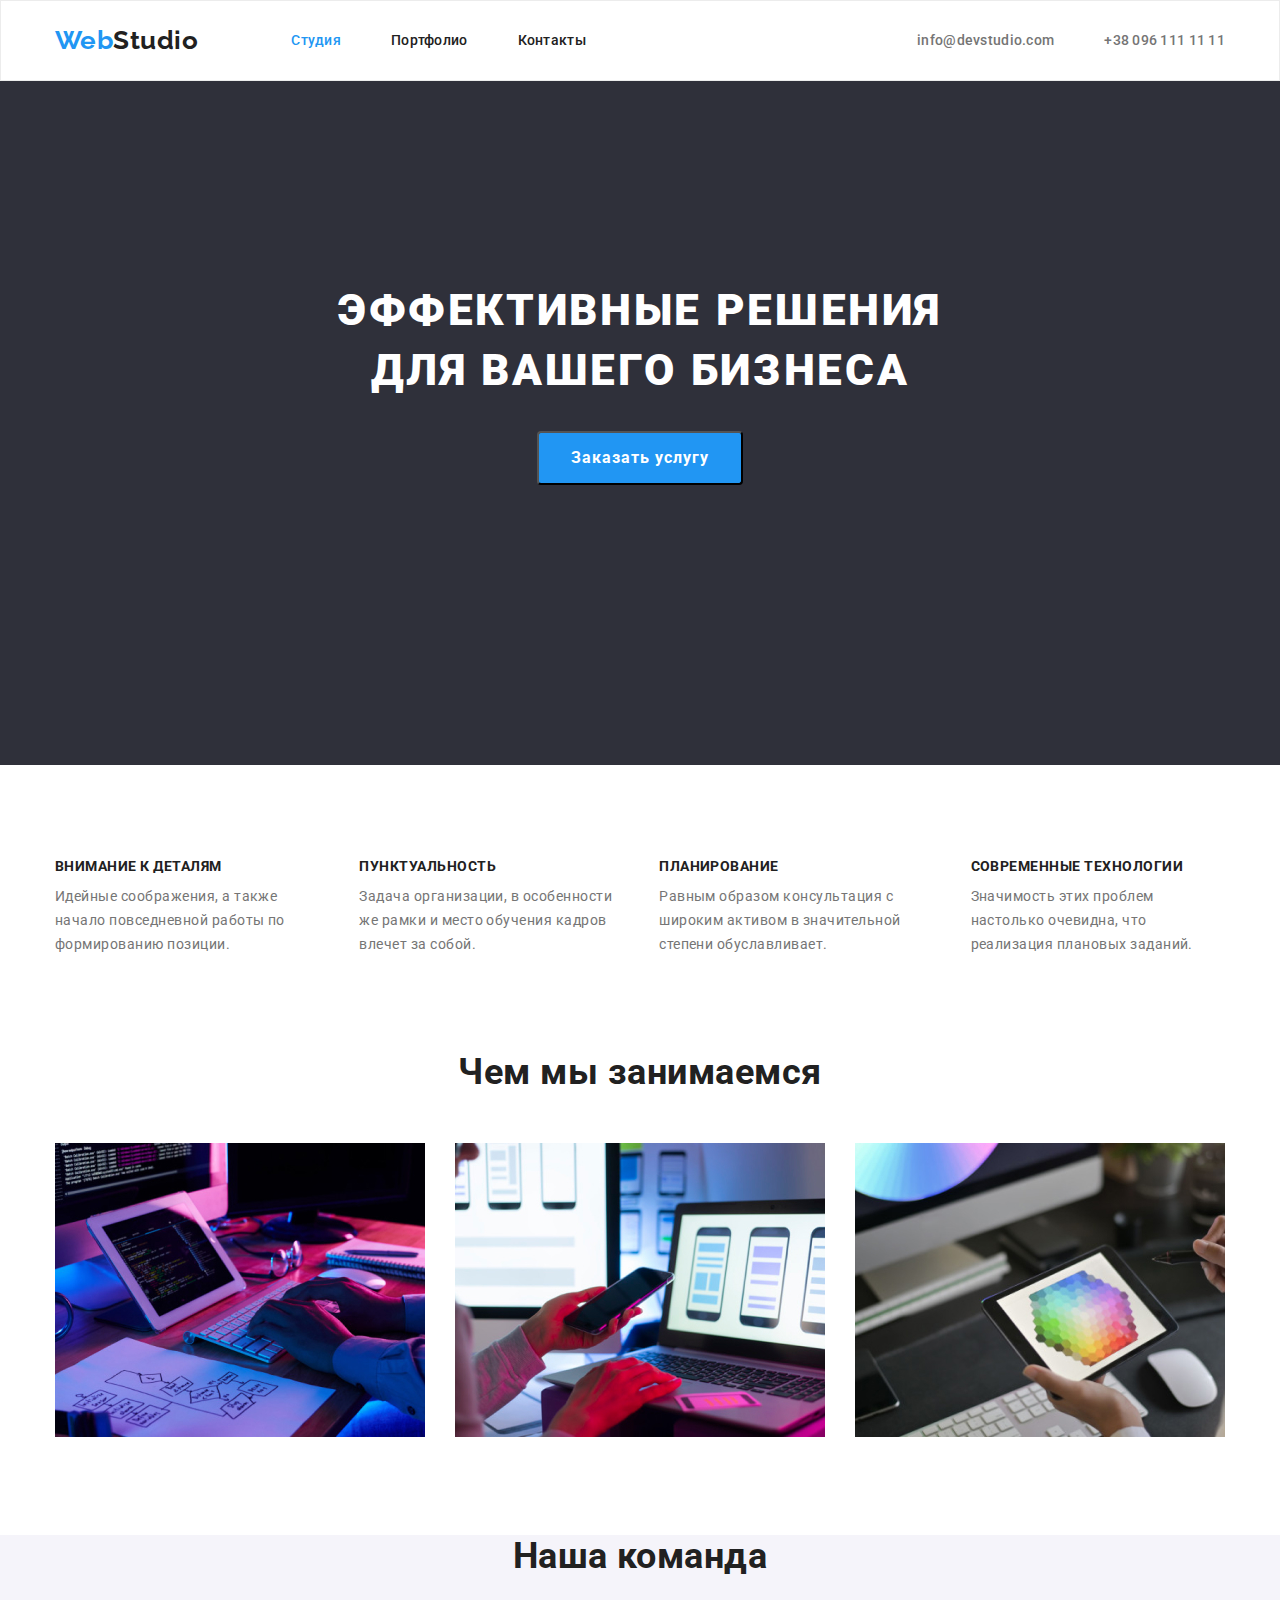
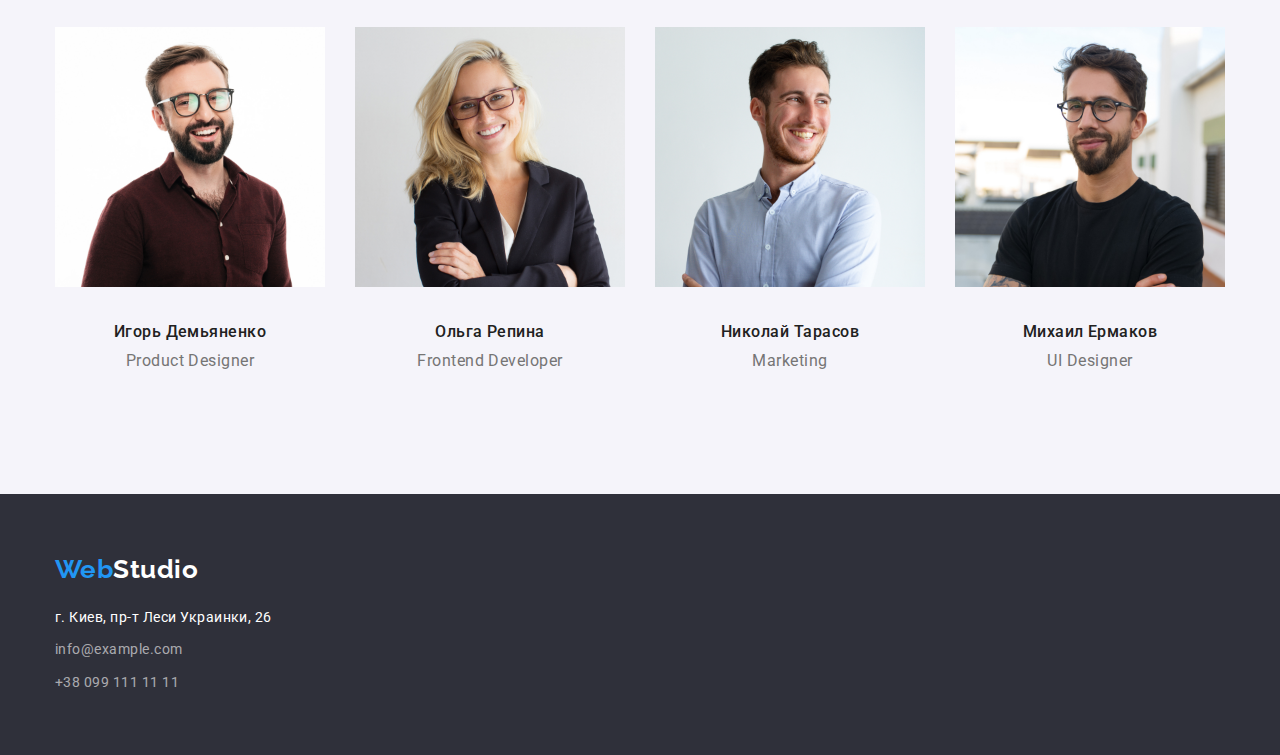
<file: index.html>
<!DOCTYPE html>
<html lang="ru">
<head>
    <meta charset="UTF-8">
    <meta http-equiv="X-UA-Compatible" content="IE=edge">
    <meta name="viewport" content="width=device-width, initial-scale=1.0">
    <title>Document</title>
    <link rel="preconnect" href="https://fonts.googleapis.com">
    <link rel="preconnect" href="https://fonts.gstatic.com" crossorigin>
    <link href="https://fonts.googleapis.com/css2?family=Oleo+Script&family=Raleway:wght@700&family=Roboto:wght@400;500;700;900&display=swap" rel="stylesheet">
    <link rel="stylesheet" href="https://cdnjs.cloudflare.com/ajax/libs/modern-normalize/1.0.0/modern-normalize.min.css"/>
    <link href="./css/style.css" rel="stylesheet">
</head>
<body>
    <!--Шапка сайта-->
    <header class="header">
        <div class="container line-box">
            <nav class="line-menu">
                <a class="logo" href="./index.html">Web<span>Studio</span></a>
                <ul class="menu-box">
                    <li> <a href="" class="list current">Студия</a></li>
                    <li> <a href="./portfolio.html" class="list">Портфолио</a></li>
                    <li> <a href="" class="list">Контакты</a></li>
                </ul>
            </nav>
            <ul class="menu-box">
                <li><a href="mailto:info@devstudio.com" target="_blank" class="list mailh">info@devstudio.com</a></li>
                <li><a href="tel:+380961111111" target="_blank" class="list telh">+38 096 111 11 11</a></li>
            </ul>
        </div>
    </header>
    <main>
        <!--LДевиз и заказ услуги-->  
            <section class="section-hero">
                <div class="hero container">
                    
                        <h1>Эффективные решения <br/> для вашего бизнеса</h1>
                        <button type="button">Заказать услугу</button>
                    
                </div>
            </section>
        <!--Приоритеты в работе-->
        <section class="section">
            <div class="container">
                <!--<h2 class="section-title"></h2>  заголовок секции на будущее-->
                    <ul>
                        <div class="section-second">
                            <li>
                                <h3>Внимание к деталям</h3>
                                <p>
                                    Идейные соображения, а также начало повседневной работы по формированию позиции.
                                </p>
                            </li>
                            <li>
                                <h3>Пунктуальность</h3>
                                <p>
                                    Задача организации, в особенности же рамки и место обучения кадров влечет за собой.
                                </p>
                            </li>
                            <li>
                                <h3>Планирование</h3>
                                <p>
                                    Равным образом консультация с широким активом в значительной степени обуславливает.
                                </p>
                            </li>
                            <li>
                                <h3>Современные технологии</h3>
                                <p>
                                    Значимость этих проблем настолько очевидна, что реализация плановых заданий.
                                </p>
                            </li>
                        </div>
                    </ul>
            </div>
        </section>
        <!--Чем мы занимаемся-->
        <section class="projects">
            <div class="container">
                <h2>Чем мы занимаемся</h2>
                <ul class="projects-element">
                    <li><img src="./images/img1.jpg" alt="Руки на клавиатуре" width="370"></li>
                    <li><img src="./images/img2.jpg" alt="В руках телефон" width="370"></li>
                    <li><img src="./images/img3.jpg" alt="В руках планшет" width="370"></li>
                </ul>
            </div>
        </section>
        <!--Наша команда-->
        <section class="section-team">
            <div class="container">
                <h2>Наша команда</h2>
                <ul class="photo-team">
                    <li><img src="./images/photo1.jpg" alt="Фото Игорь Демьяненко" width="270">
                        <div class="team">
                            <h3>Игорь Демьяненко</h3>
                            <p>Product Designer</p>
                        </div>
                    </li>
                    <li>
                        <img src="./images/photo2.jpg" alt="Фото Ольга Репина" width="270">
                        <div class="team">
                            <h3>Ольга Репина</h3>
                            <p>Frontend Developer</p>
                        </div>
                    </li>
                    <li>
                        <img src="./images/photo3.jpg" alt="Фото Николай Тарасов" width="270">
                        <div class="team">
                            <h3>Николай Тарасов</h3>
                            <p>Marketing</p>
                        </div>
                    </li>
                    <li>
                        <img src="./images/photo4.jpg" alt="Фото Михаил Ермаков" width="270">
                        <div class="team">
                            <h3>Михаил Ермаков</h3>
                            <p>UI Designer</p>
                        </div>
                    </li>
                </ul>
            </div>
        </section>
    </main>
    <!--Футер-->
    <footer class="footer">
        <div class="container">
            <div class="footer-log">
                <a class="logo logof" href="./index.html">Web<span>Studio</span></a>
            </div>
            <address >
                <ul class="address">
                    <li><a href="https://goo.gl/maps/PEtUD6FRup9HMeJw8" class="link city
                        ">г. Киев, пр-т Леси Украинки, 26</a></li>
                    <li><a href="mailto:info@example.com" target="_blank" class="link mail
                        ">info@example.com</a></li>
                    <li><a href="tel:+380991111111" target="_blank" class="link tel
                        ">+38 099 111 11 11</a></li>
                </ul>
            </address>
        </div>
    </footer>
</body>
</html>
</file>
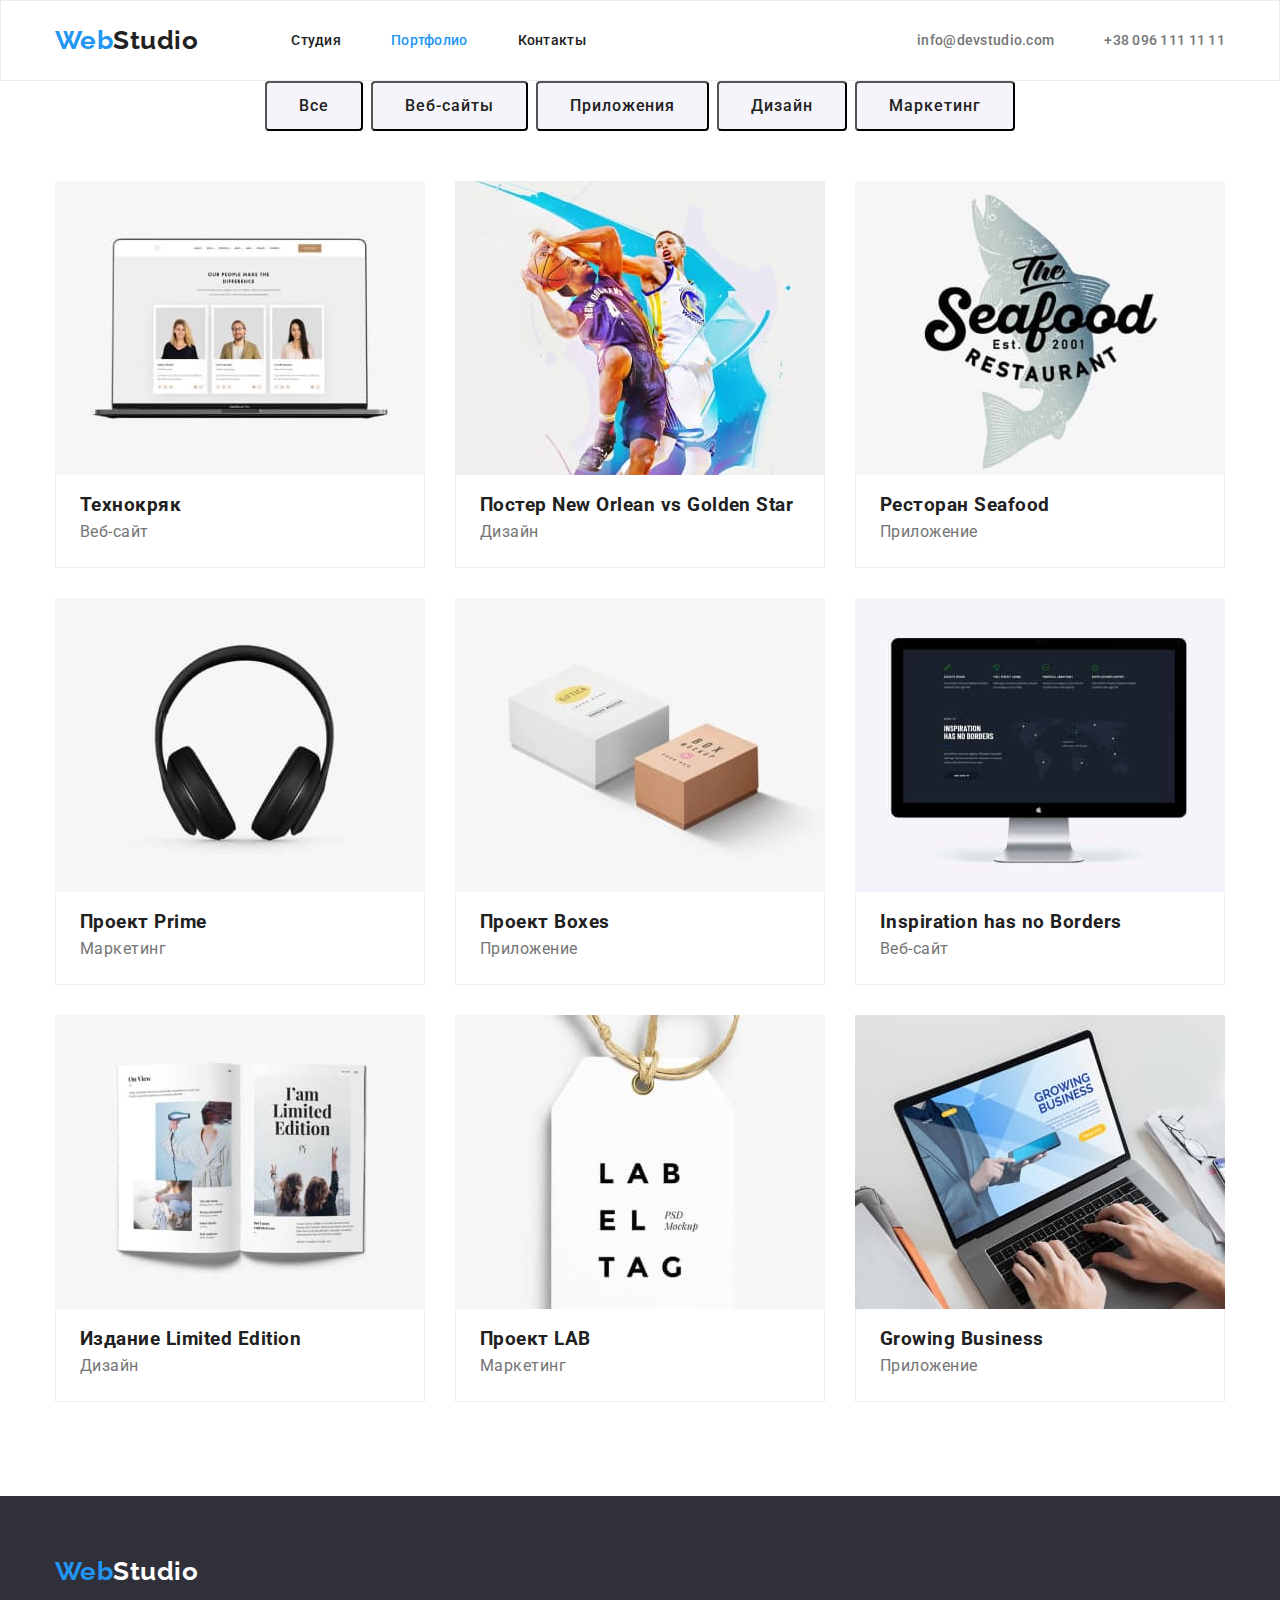
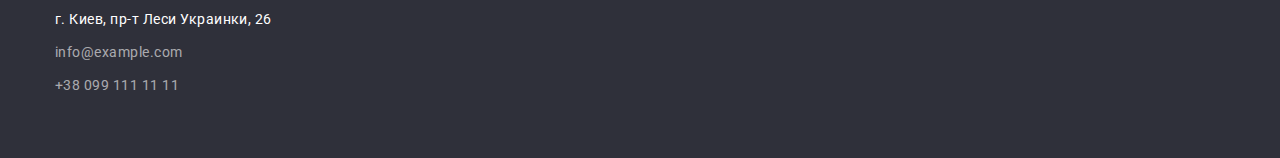
<file: portfolio.html>
<!DOCTYPE html>
<html lang="ru">
<head>
    <meta charset="UTF-8">
    <meta http-equiv="X-UA-Compatible" content="IE=edge">
    <meta name="viewport" content="width=device-width, initial-scale=1.0">
    <title>Document</title>
    <link rel="preconnect" href="https://fonts.googleapis.com">
    <link rel="preconnect" href="https://fonts.gstatic.com" crossorigin>
    <link href="https://fonts.googleapis.com/css2?family=Oleo+Script&family=Raleway:wght@700&family=Roboto:wght@400;500;700;900&display=swap" rel="stylesheet">
    <link rel="stylesheet" href="https://cdnjs.cloudflare.com/ajax/libs/modern-normalize/1.0.0/modern-normalize.min.css"/>
    <link href="./css/style.css" rel="stylesheet">
</head>
<body>
    <!--Шапка сайта-->
    <header class="header">
        <div class="container line-box">
            <nav class="line-menu">
                <a class="logo" href="./index.html">Web<span>Studio</span></a>
                <ul class="menu-box">
                    <li> <a href="./index.html" class="list ">Студия</a></li>
                    <li> <a href="" class="list current">Портфолио</a></li>
                    <li> <a href="" class="list">Контакты</a></li>
                </ul>
            </nav>
            <ul class="menu-box">
                <li><a href="mailto:info@devstudio.com" target="_blank" class="list mailh">info@devstudio.com</a></li>
                <li><a href="tel:+380961111111" target="_blank" class="list telh">+38 096 111 11 11</a></li>
            </ul>
        </div>
    </header>
    <main>
        <!-- <h1Портфолио></h1>-->
        <section class="portfolio">
            <div class="container">
                <ul class="buttons">
                    <li><button type="button">Все</button></li>
                    <li><button type="button">Веб-сайты</button></li>
                    <li><button type="button">Приложения</button></li>
                    <li><button type="button">Дизайн</button></li>
                    <li><button type="button">Маркетинг</button></li>
                </ul>
                <!-- <h2Портфолио></h2>-->
                <ul class="cards">
                    <li class="card">
                        <a href="">
                            <img src="./images/portfolio1.jpg" alt="Три фото на ноутбуке" width="370"> 
                            <div class="cards-name">
                                <h3>Технокряк</h3>
                                <p>Веб-сайт</p>
                            </div>
                                <!-- <p>Текст для описания работи сайта</p> -->
                        </a>
                    </li>
                    <li class="card">
                        <a href="">
                            <img src="./images/portfolio2.jpg" alt="Баскетболисти" width="370">
                            <div class="cards-name">
                                <h3>Постер New Orlean vs Golden Star</h3>
                                <p>Дизайн</p>
                            </div>
                                <!-- <p>Текст для описания работи сайта</p> -->
                        </a>
                    </li>
                    <li class="card">
                        <a href="">
                            <img src="./images/portfolio3.jpg" alt="Логотип ресторана" width="370">
                            <div class="cards-name">
                                <h3>Ресторан Seafood</h3>
                                <p>Приложение</p>
                            </div>
                                <!-- <p>Текст для описания работи сайта</p> -->
                        </a>
                    </li>
                    <li class="card">
                        <a href="">
                            <img src="./images/portfolio4.jpg" alt="Наушники" width="370">
                            <div class="cards-name">
                                <h3>Проект Prime</h3>
                                <p>Маркетинг</p>
                            </div>
                                <!-- <p>Текст для описания работи сайта</p> -->
                        </a>
                    </li>
                    <li class="card">
                        <a href="">
                            <img src="./images/portfolio5.jpg" alt="Коробочки" width="370">
                            <div class="cards-name">
                                <h3>Проект Boxes</h3>
                                <p>Приложение</p>
                            </div>
                                <!-- <p>Текст для описания работи сайта</p> -->
                        </a>
                    </li>
                    <li class="card">
                        <a href="">
                            <img src="./images/portfolio6.jpg" alt="Монитор" width="370">
                            <div class="cards-name">
                                <h3>Inspiration has no Borders</h3>
                                <p>Веб-сайт</p>
                            </div>
                                <!-- <p>Текст для описания работи сайта</p> -->
                        </a>
                    </li>
                    <li class="card">
                        <a href="">
                            <img src="./images/portfolio7.jpg" alt="Книга" width="370">
                            <div class="cards-name">
                                <h3>Издание Limited Edition</h3>
                                <p>Дизайн</p>
                            </div>
                                <!-- <p>Текст для описания работи сайта</p> -->
                        </a>
                    </li>
                    <li class="card">
                        <a href="">
                            <img src="./images/portfolio8.jpg" alt="Ценник" width="370">
                            <div class="cards-name">
                                <h3>Проект LAB</h3>
                                <p>Маркетинг</p>
                            </div>
                                <!-- <p>Текст для описания работи сайта</p> -->
                        </a>
                    </li>
                    <li class="card">
                        <a href="">
                            <img src="./images/portfolio9.jpg" alt="Ноутбук" width="370">
                            <div class="cards-name">
                                <h3>Growing Business</h3>
                                <p>Приложение</p>
                            </div>
                                <!-- <p>Текст для описания работи сайта</p> -->
                        </a>
                    </li>
                </ul>
            </div>
        </section>
    </main>
    <!--Футер-->
    <footer class="footer">
        <div class="container">
            <div class="footer-log">
                <a class="logo logof" href="./index.html">Web<span>Studio</span></a>
            </div>
            <address >
                <ul class="address">
                    <li><a href="https://goo.gl/maps/PEtUD6FRup9HMeJw8" class="link city
                        ">г. Киев, пр-т Леси Украинки, 26</a></li>
                    <li><a href="mailto:info@example.com" target="_blank" class="link mail
                        ">info@example.com</a></li>
                    <li><a href="tel:+380991111111" target="_blank" class="link tel
                        ">+38 099 111 11 11</a></li>
                </ul>
            </address>
        </div>
    </footer>
</body>
</html>
</file>
<file: css/style.css>
/* Палитра цветов
белий #FFFFFF;
голубой #2196F3;
черний текст #212121;
серий текст #757575; 
фон основной #ffffff;
фон команди #F5F4FA;
фон героя и футера #2F303A; */
:root {
    --primery-text-color: #212121;
    --parahraf-text-color: #757575;
    --accent-color: #2196F3;
    --hero-text-color: #ffffff;
    --background-color: #ffffff;
    --background-team-color: #F5F4FA;
    --background-hero-footer-color: #2F303A;
    --footer-mail-tel-color: rgba(255, 255, 255, 0.6);
    --hero-buttom-hover-color: #188CE8;
}
body {
    background-color: var(--background-color);
    color: var(--primery-text-color);
    font-family: Roboto, sans-serif;
    font-style: normal;
    letter-spacing: 0.03em;
}

a {
    text-decoration: none;
    color: inherit;
}
.container{ 
    width: 1200px;
    padding-left: 15px;
    padding-right: 15px;
    margin-left: auto;
    margin-right: auto;
}
li {
    list-style: none;
}
h1, h2, h3, h4, ul, p {
    margin-top: 0px;
    margin-bottom: 0px;
    padding-left: 0px;
}
/* Хедер*/
/* Логотип */
.logo {
    font-family: Raleway, Oleo Script, sans-serif;
    font-weight: bold;
    font-size: 26px;
    line-height: 31px;
    color: #2196F3;
    margin-right: 93px;
    padding-top: 24px;
    padding-bottom: 24px;
}
.logo span { color: #212121;}
.logo:hover {
    color:var(--primery-text-color);
}
.logo span:hover {
    color: var(--accent-color);
}
.header {
    border: 1px solid #ECECEC;  
}
.line-box {
    display: flex; 
    align-items: center;
}
.line-box li{
    display: block;
}
.line-box li+li{
    margin-left: 50px;
}
.line-box>ul{
    margin-left: auto;
}
.line-menu {
    display: flex; 
}
.menu-box {
    display: flex;
    align-items: center;
}
.header .list {
    font-weight: 500;
    font-size: 14px;
    line-height: 1.14;
    letter-spacing: 0.02em;
}
.mailh, .telh {
    color: var(--parahraf-text-color);
}
.header .list:hover, 
.header .list:focus {
    color: var(--accent-color);
}
.header .list.current{
    color: var(--accent-color);
}

/*index*/
/* hero */
.section-hero {
    background-color: var(--background-hero-footer-color);
    padding-top: 200px;
    padding-bottom: 280px;
}
.hero {
    text-align: center;
}

h1 {
    color: var(--hero-text-color);
    background-color: var(--background-hero-footer-color);
    font-weight: 900;
    font-size: 44px;
    line-height: 1.36;
    text-align: center;
    letter-spacing: 0.06em;
    text-transform: uppercase;
    margin-bottom: 30px;
}
button {
    color: var(--hero-text-color);
    background-color: var(--accent-color);
    font-family: Roboto, sans-serif;
    font-weight: 700;
    font-size: 16px;
    line-height: 1.88;
    border-radius: 4px;
    display: inline-block;
    padding: 10px 32px;
    letter-spacing: 0.06em;
    cursor: pointer;
}
button:hover, button:focus {
    background-color: var(--hero-buttom-hover-color);
}

/* Секции */
.section-second, .projects, .section-team, .portfolio {
    padding-bottom: 94px;
}
.section-second {
    padding-top: 94px;
}
.section-second, .projects-element, .photo-team, .buttons {
    display: flex;
} 
.section-second>li+li{
    margin-left: 30px;
}
.projects-element>li+li{
    margin-left: 30px;
}
.photo-team>li+li{
    margin-left: 30px;
}
h2 {font-weight: 700;
    font-size: 36px;
    line-height: 1.17;
    text-align: center;
    margin-bottom: 50px;
}
.section h3 {
    font-weight: 700;
    font-size: 14px;
    line-height: 1.14;
    text-transform: uppercase;
    margin-bottom: 10px;
}
p {
    color: var(--parahraf-text-color);
    font-weight: normal;
}
.section p {
    font-size: 14px;
    line-height: 1.71;
}
.section-team{
    background: var(--background-team-color);
}
.section-team h3 {
    font-weight: 500;
    font-size: 16px;
    line-height: 1.19;
    text-align: center;
    margin-bottom: 10px;
}
.section-team p {
    font-size: 16px;
    line-height: 1.19;
    text-align: center;
}
.team {
    padding-top: 30px;
    padding-bottom: 30px;
}

/* Футер */
.footer {
    font-weight: 400;
    font-size: 14px;
    line-height: 1.71;
    background-color: var(--background-hero-footer-color);
    padding-top: 60px;
    padding-bottom: 60px;
}
.footer .link:hover,
.footer .list:focus{
    color: var(--accent-color);
}
.footer-log {
    margin-bottom: 20px;
}
.logof span {
    color: var(--hero-text-color);
}
.logof:hover{
    color: var(--hero-text-color);
}
.logof span:hover {
    color: var(--accent-color);
}
/* .address>li {
    margin-bottom: 9px;
} */
.address>li:not(:last-child) {
    margin-bottom: 9px;
}
.city {
    font-style: normal;
    color: var(--hero-text-color);
}
.mail, .tel{
    font-style: normal;
    color: var(--footer-mail-tel-color);
}


/*portfolio*/
.buttons button{
    color: var(--primery-text-color);
    background-color: var(--background-team-color);
    font-family: Roboto, sans-serif;
    font-weight: 500;
    font-size: 16px;
    line-height: 1.63;
    text-align: center;
}
.buttons>li+li{
    margin-left: 8px;
}
.buttons {
    justify-content: center;
    padding-bottom: 50px;
}
.cards{
    display: flex;
    flex-wrap: wrap;
    margin-left: -30px;
    margin-top: -30px;
}
.card{
    margin-left: 30px;
    margin-top: 30px;
    flex-basis: calc(100%-90px)/3;
}
.buttons button:hover,
.buttons button:focus{
    color: var(--hero-text-color);
    background-color: var(--accent-color);
}
.cards h2{
    font-weight: 700;
    font-size: 18px;
    line-height: 2;
    letter-spacing: 0.06em;
    text-align: left;
}
.cards p{
    font-size: 16px;
    line-height: 1.88;
}
.cards-name {
    padding-top: 20px; 
    padding-right: 24px;
    padding-bottom: 20px; 
    padding-left: 24px;
    border-right: 1px solid #EEEEEE;
    border-left:1px solid #EEEEEE;
    border-bottom: 1px solid #EEEEEE;  
    margin-top: -4px;
}
</file>
